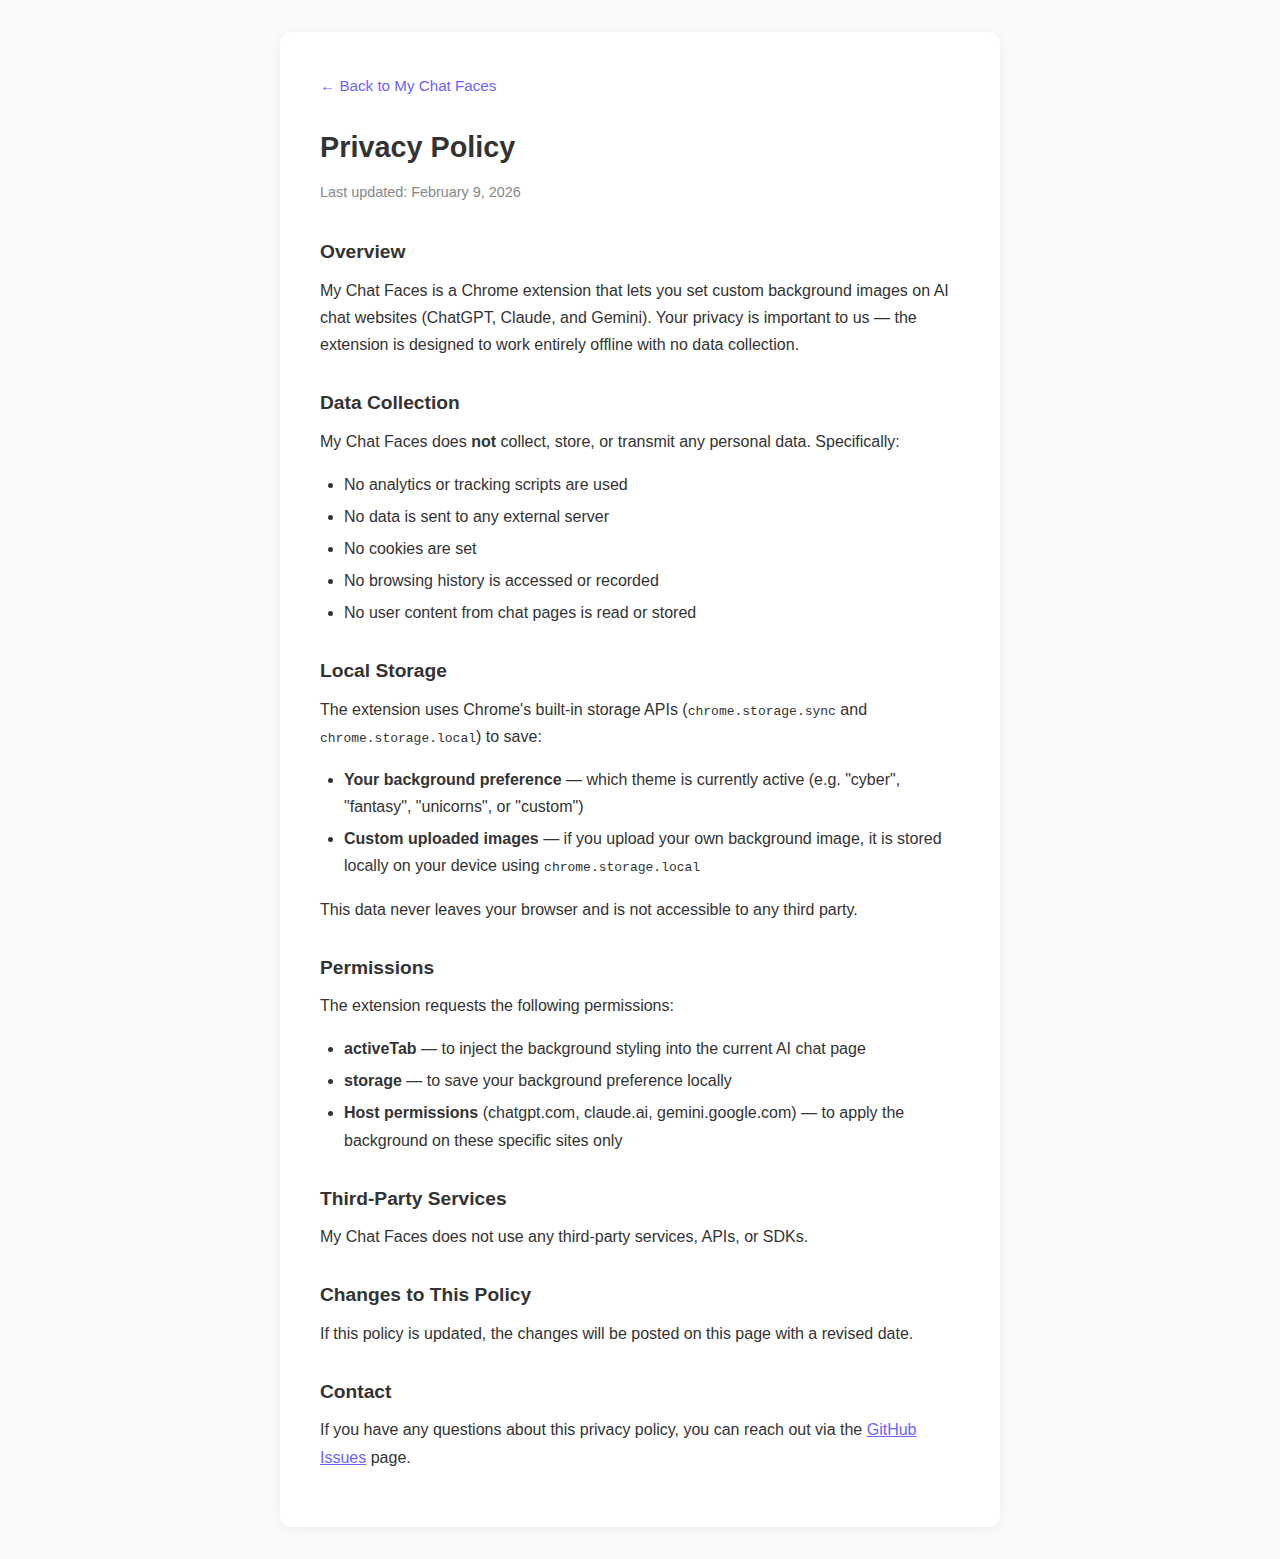
<file: privacy.html>
<!doctype html>
<html lang="en">
  <head>
    <meta charset="UTF-8" />
    <meta name="viewport" content="width=device-width, initial-scale=1.0" />
    <title>Privacy Policy — My Chat Faces</title>
    <link rel="icon" type="image/png" href="icon.png" />
    <style>
      * { margin: 0; padding: 0; box-sizing: border-box; }
      body {
        font-family: -apple-system, BlinkMacSystemFont, "Segoe UI", Roboto, sans-serif;
        line-height: 1.7;
        color: #333;
        background: #fafafa;
        padding: 2rem 1rem;
      }
      .container {
        max-width: 720px;
        margin: 0 auto;
        background: #fff;
        border-radius: 12px;
        padding: 2.5rem;
        box-shadow: 0 2px 12px rgba(0,0,0,0.06);
      }
      h1 { font-size: 1.8rem; margin-bottom: 0.5rem; }
      .updated { color: #888; font-size: 0.9rem; margin-bottom: 2rem; }
      h2 { font-size: 1.2rem; margin-top: 1.8rem; margin-bottom: 0.5rem; }
      p, ul { margin-bottom: 1rem; }
      ul { padding-left: 1.5rem; }
      li { margin-bottom: 0.3rem; }
      a { color: #6c63ff; }
      .back { display: inline-block; margin-bottom: 1.5rem; text-decoration: none; font-size: 0.95rem; }
    </style>
  </head>
  <body>
    <div class="container">
      <a href="index.html" class="back">&larr; Back to My Chat Faces</a>
      <h1>Privacy Policy</h1>
      <p class="updated">Last updated: February 9, 2026</p>

      <h2>Overview</h2>
      <p>My Chat Faces is a Chrome extension that lets you set custom background images on AI chat websites (ChatGPT, Claude, and Gemini). Your privacy is important to us — the extension is designed to work entirely offline with no data collection.</p>

      <h2>Data Collection</h2>
      <p>My Chat Faces does <strong>not</strong> collect, store, or transmit any personal data. Specifically:</p>
      <ul>
        <li>No analytics or tracking scripts are used</li>
        <li>No data is sent to any external server</li>
        <li>No cookies are set</li>
        <li>No browsing history is accessed or recorded</li>
        <li>No user content from chat pages is read or stored</li>
      </ul>

      <h2>Local Storage</h2>
      <p>The extension uses Chrome's built-in storage APIs (<code>chrome.storage.sync</code> and <code>chrome.storage.local</code>) to save:</p>
      <ul>
        <li><strong>Your background preference</strong> — which theme is currently active (e.g. "cyber", "fantasy", "unicorns", or "custom")</li>
        <li><strong>Custom uploaded images</strong> — if you upload your own background image, it is stored locally on your device using <code>chrome.storage.local</code></li>
      </ul>
      <p>This data never leaves your browser and is not accessible to any third party.</p>

      <h2>Permissions</h2>
      <p>The extension requests the following permissions:</p>
      <ul>
        <li><strong>activeTab</strong> — to inject the background styling into the current AI chat page</li>
        <li><strong>storage</strong> — to save your background preference locally</li>
        <li><strong>Host permissions</strong> (chatgpt.com, claude.ai, gemini.google.com) — to apply the background on these specific sites only</li>
      </ul>

      <h2>Third-Party Services</h2>
      <p>My Chat Faces does not use any third-party services, APIs, or SDKs.</p>

      <h2>Changes to This Policy</h2>
      <p>If this policy is updated, the changes will be posted on this page with a revised date.</p>

      <h2>Contact</h2>
      <p>If you have any questions about this privacy policy, you can reach out via the <a href="https://github.com/lech-kalinowski/my-chat-faces/issues">GitHub Issues</a> page.</p>
    </div>
  </body>
</html>
</file>
